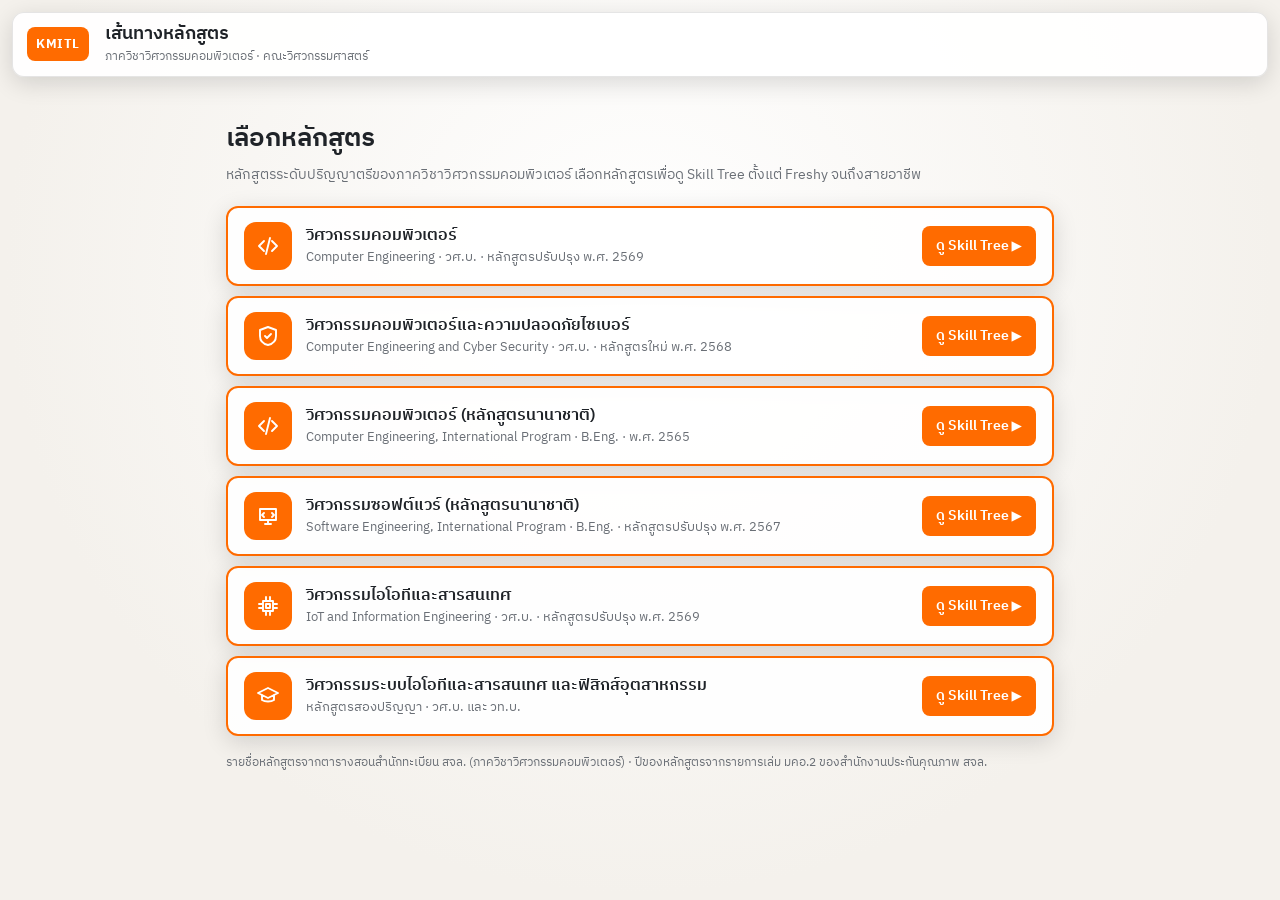
<file: programs.html>
<!doctype html>
<html lang="th">
<head>
  <meta charset="utf-8" />
  <meta name="viewport" content="width=device-width, initial-scale=1" />
  <title>เส้นทางหลักสูตร | KMITL 3D</title>
  <link rel="preconnect" href="https://fonts.googleapis.com" />
  <link href="https://fonts.googleapis.com/css2?family=IBM+Plex+Sans+Thai:wght@400;500;600;700&display=swap" rel="stylesheet" />
  <link rel="stylesheet" href="css/programs.css?v=20261026a" />
</head>
<body>
  <header class="hdr">
    <a class="logo" href="index.html" title="กลับไปแผนที่">KMITL</a>
    <div class="ttl"><b>เส้นทางหลักสูตร</b><span>ภาควิชาวิศวกรรมคอมพิวเตอร์ · คณะวิศวกรรมศาสตร์</span></div>
  </header>

  <main class="wrap">
    <h1>เลือกหลักสูตร</h1>
    <p class="lead">หลักสูตรระดับปริญญาตรีของภาควิชาวิศวกรรมคอมพิวเตอร์ เลือกหลักสูตรเพื่อดู Skill Tree ตั้งแต่ Freshy จนถึงสายอาชีพ</p>

    <!-- programmes the registrar's timetable lists under the department; each opens its tree in data/skilltree/ -->
    <ul class="cards">
      <li>
        <a class="card on" href="skilltree.html?p=cpe-2569">
          <span class="ic"><svg width="24" height="24" aria-hidden="true"><path d="M8 7l-5 5 5 5M16 7l5 5-5 5M14 4l-4 16" /></svg></span>
          <span class="tx"><b>วิศวกรรมคอมพิวเตอร์</b><i>Computer Engineering · วศ.บ. · หลักสูตรปรับปรุง พ.ศ. 2569</i></span>
          <span class="go">ดู Skill Tree ▶</span>
        </a>
      </li>
      <li>
        <a class="card on" href="skilltree.html?p=cce-2568">
          <span class="ic"><svg width="24" height="24" aria-hidden="true"><path d="M12 3l8 3v6c0 5-3.5 8-8 9-4.5-1-8-4-8-9V6zM9 12l2 2 4-4" /></svg></span>
          <span class="tx"><b>วิศวกรรมคอมพิวเตอร์และความปลอดภัยไซเบอร์</b><i>Computer Engineering and Cyber Security · วศ.บ. · หลักสูตรใหม่ พ.ศ. 2568</i></span>
          <span class="go">ดู Skill Tree ▶</span>
        </a>
      </li>
      <li>
        <a class="card on" href="skilltree.html?p=cpe-intl-2565">
          <span class="ic"><svg width="24" height="24" aria-hidden="true"><path d="M8 7l-5 5 5 5M16 7l5 5-5 5M14 4l-4 16" /></svg></span>
          <span class="tx"><b>วิศวกรรมคอมพิวเตอร์ (หลักสูตรนานาชาติ)</b><i>Computer Engineering, International Program · B.Eng. · พ.ศ. 2565</i></span>
          <span class="go">ดู Skill Tree ▶</span>
        </a>
      </li>
      <li>
        <a class="card on" href="skilltree.html?p=se-intl-2567">
          <span class="ic"><svg width="24" height="24" aria-hidden="true"><path d="M4 5h16v11H4zM9 20h6M12 16v4M8 9l-2 2 2 2M16 9l2 2-2 2" /></svg></span>
          <span class="tx"><b>วิศวกรรมซอฟต์แวร์ (หลักสูตรนานาชาติ)</b><i>Software Engineering, International Program · B.Eng. · หลักสูตรปรับปรุง พ.ศ. 2567</i></span>
          <span class="go">ดู Skill Tree ▶</span>
        </a>
      </li>
      <li>
        <a class="card on" href="skilltree.html?p=iot-2569">
          <span class="ic"><svg width="24" height="24" aria-hidden="true"><path d="M7 7h10v10H7zM10 10h4v4h-4zM10 3v4M14 3v4M10 17v4M14 17v4M3 10h4M3 14h4M17 10h4M17 14h4" /></svg></span>
          <span class="tx"><b>วิศวกรรมไอโอทีและสารสนเทศ</b><i>IoT and Information Engineering · วศ.บ. · หลักสูตรปรับปรุง พ.ศ. 2569</i></span>
          <span class="go">ดู Skill Tree ▶</span>
        </a>
      </li>
      <li>
        <a class="card on" href="skilltree.html?p=iot-phys">
          <span class="ic"><svg width="24" height="24" aria-hidden="true"><path d="M2 9l10-5 10 5-10 5zM6 11v5c3 2 9 2 12 0v-5" /></svg></span>
          <span class="tx"><b>วิศวกรรมระบบไอโอทีและสารสนเทศ และฟิสิกส์อุตสาหกรรม</b><i>หลักสูตรสองปริญญา · วศ.บ. และ วท.บ.</i></span>
          <span class="go">ดู Skill Tree ▶</span>
        </a>
      </li>
    </ul>
    <p class="src">รายชื่อหลักสูตรจากตารางสอนสำนักทะเบียน สจล. (ภาควิชาวิศวกรรมคอมพิวเตอร์) · ปีของหลักสูตรจากรายการเล่ม มคอ.2 ของสำนักงานประกันคุณภาพ สจล.</p>
  </main>
</body>
</html>
</file>
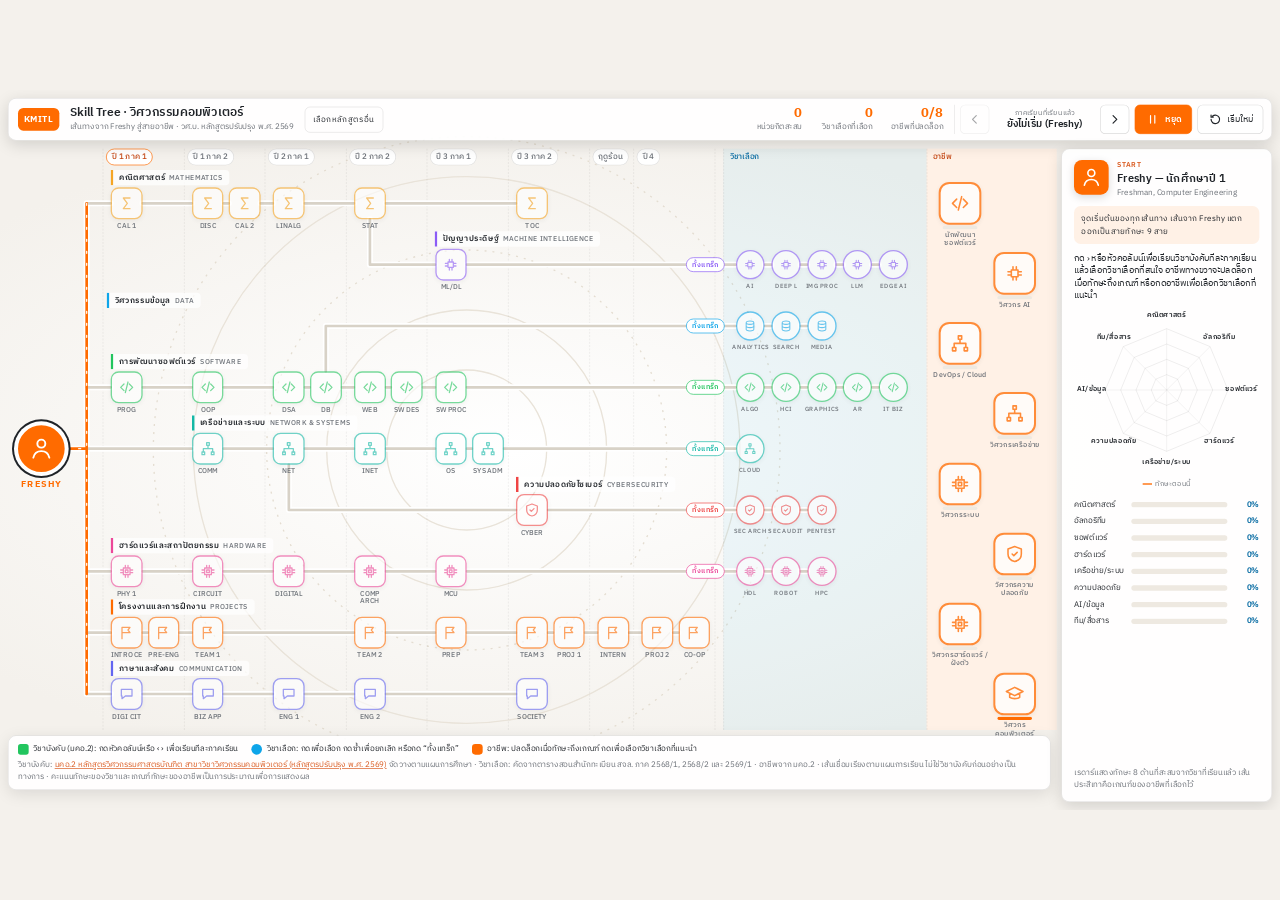
<file: skilltree.html>
<!doctype html>
<html lang="th">
<head>
  <meta charset="utf-8" />
  <meta name="viewport" content="width=device-width, initial-scale=1" />
  <title>Skill Tree | KMITL 3D</title>
  <link rel="preconnect" href="https://fonts.googleapis.com" />
  <link href="https://fonts.googleapis.com/css2?family=IBM+Plex+Sans+Thai:wght@400;500;600;700&display=swap" rel="stylesheet" />
  <link rel="stylesheet" href="css/skilltree.css?v=20261027a" />
</head>
<body>
  <div id="fit">
    <main id="stage">
      <svg class="gear" width="1590" height="1080" aria-hidden="true">
        <circle cx="700" cy="540" r="210" /><circle class="d" cx="700" cy="540" r="300" /><circle cx="700" cy="540" r="410" />
        <circle class="d" cx="700" cy="540" r="470" /><circle cx="700" cy="540" r="120" />
      </svg>
      <div id="bands"></div>
      <div id="rowlabels"></div>
      <svg class="edges" width="1590" height="1080" aria-hidden="true">
        <path class="e-sh" id="e-all" /><path class="e-off" id="e-off" /><path class="e-onb" id="e-onb" /><path class="e-on" id="e-on" />
      </svg>
      <div id="nodes"></div>

      <header class="hdr">
        <a class="logo" href="index.html" title="กลับไปแผนที่">KMITL</a>
        <div class="ttl"><b id="h-th">Skill Tree</b><span id="h-sub"></span></div>
        <a class="nav" href="programs.html">เลือกหลักสูตรอื่น</a>
        <div class="sp"></div>
        <div class="stat"><b id="st-credits"></b>หน่วยกิตสะสม</div>
        <div class="stat"><b id="st-elec"></b>วิชาเลือกที่เลือก</div>
        <div class="stat"><b id="st-car"></b>อาชีพที่ปลดล็อก</div>
        <div class="ctl">
          <button id="prev" class="btn sq" aria-label="ย้อนกลับหนึ่งภาคเรียน"><svg width="24" height="24" aria-hidden="true"><path d="M15 5l-7 7 7 7" /></svg></button>
          <div class="term"><span>ภาคเรียนที่เรียนแล้ว</span><b id="term-lbl"></b></div>
          <button id="next" class="btn sq" aria-label="เรียนภาคเรียนถัดไป"><svg width="24" height="24" aria-hidden="true"><path d="M9 5l7 7-7 7" /></svg></button>
          <button id="play" class="btn pri"><svg width="24" height="24" aria-hidden="true"><path id="play-ico" /></svg><span id="play-lbl"></span></button>
          <button id="reset" class="btn"><svg width="24" height="24" aria-hidden="true"><path d="M4 12a8 8 0 1 0 3-6.2M4 4v4h4" /></svg>เริ่มใหม่</button>
        </div>
      </header>

      <footer class="ft">
        <div class="lg">
          <span><i class="sw"></i>วิชาบังคับ (มคอ.2): กดหัวคอลัมน์หรือ ‹ › เพื่อเรียนทีละภาคเรียน</span>
          <span><i class="sw el"></i>วิชาเลือก: กดเพื่อเลือก กดซ้ำเพื่อยกเลิก หรือกด “ทั้งแทร็ก”</span>
          <span><i class="sw ca"></i>อาชีพ: ปลดล็อกเมื่อทักษะถึงเกณฑ์ กดเพื่อเลือกวิชาเลือกที่แนะนำ</span>
        </div>
        <div class="src" id="src"></div>
      </footer>

      <aside class="pn" aria-live="polite">
        <div class="ph">
          <div class="pic" id="p-pic"><svg width="24" height="24" aria-hidden="true"><path id="p-ico" /></svg></div>
          <div class="pt"><span class="code" id="p-code"></span><b id="p-th"></b><span id="p-en"></span></div>
        </div>
        <div class="meta" id="p-meta"></div>
        <div class="status" id="p-status"></div>
        <div class="rq" id="p-req"></div>
        <div class="rw">
          <svg class="radar" width="276" height="240" aria-hidden="true">
            <path class="r-grid" id="r-grid" /><path class="r-ax" id="r-ax" />
            <polygon class="r-tg" id="r-tg" /><polygon class="r-cur" id="r-cur" /><polygon class="r-alt" id="r-alt" />
          </svg>
          <div id="r-labels"></div>
        </div>
        <div class="rk"><span><i></i><em id="k-cur"></em></span><span><i class="a"></i><em id="k-alt"></em></span><span><i class="t"></i><em id="k-tg"></em></span></div>
        <div class="bars" id="bars"></div>
        <div class="hint" id="p-hint"></div>
      </aside>
    </main>
  </div>
  <script type="module" src="js/skilltree.js?v=20261027a"></script>
</body>
</html>
</file>
<file: css/programs.css>
/* Programme picker for the department's bachelor programmes; only the ones with a skill tree are links. */
:root {
  --bg: #f4f1ec;
  --panel: rgba(255, 255, 255, 0.92);
  --text: #1f2328;
  --muted: #6a6f76;
  --line: rgba(0, 0, 0, 0.1);
  --accent: #ff6b00;
  --accent-soft: #fff1e6;
  --shadow: 0 6px 24px rgba(0, 0, 0, 0.14);
}
* { box-sizing: border-box; }
html, body { margin: 0; min-height: 100%; color: var(--text); font-family: "IBM Plex Sans Thai", system-ui, sans-serif; font-size: 14px; }
body { background: radial-gradient(ellipse at 50% 30%, #ffffff 0%, var(--bg) 70%) fixed, var(--bg); }

.hdr { position: sticky; top: 12px; z-index: 1; margin: 12px; padding: 10px 14px; display: flex; align-items: center; gap: 16px;
  background: var(--panel); border: 1px solid var(--line); border-radius: 12px; box-shadow: var(--shadow); }
.logo { background: var(--accent); color: #fff; font-weight: 700; letter-spacing: 0.5px; padding: 6px 9px; border-radius: 8px; font-size: 13px; text-decoration: none; }
.ttl { display: flex; flex-direction: column; gap: 1px; min-width: 0; }
.ttl b { font-size: 18px; font-weight: 600; line-height: 1.25; }
.ttl span { font-size: 12px; color: var(--muted); }

.wrap { max-width: 860px; margin: 0 auto; padding: 20px 16px 40px; }
h1 { font-size: 26px; font-weight: 600; margin: 8px 0 4px; }
.lead { color: var(--muted); margin: 0 0 20px; line-height: 1.6; }
.cards { list-style: none; margin: 0; padding: 0; display: flex; flex-direction: column; gap: 10px; }
.card { display: flex; align-items: center; gap: 14px; padding: 14px 16px; border-radius: 12px; text-decoration: none; color: var(--text);
  background: var(--panel); border: 1px solid var(--line); }
.card .ic { flex: none; width: 48px; height: 48px; border-radius: 12px; display: flex; align-items: center; justify-content: center; background: #eee9e1; color: var(--muted); }
.card .ic path { fill: none; stroke: currentColor; stroke-width: 1.9; stroke-linecap: round; stroke-linejoin: round; }
.card .tx { flex: 1; min-width: 0; display: flex; flex-direction: column; gap: 2px; }
.card b { font-size: 16px; font-weight: 600; line-height: 1.35; }
.card i { font-style: normal; font-size: 12.5px; color: var(--muted); line-height: 1.4; }
.card .go { flex: none; padding: 9px 14px; border-radius: 8px; background: var(--accent); color: #fff; font-weight: 600; font-size: 13.5px; white-space: nowrap; }
.card .soon { flex: none; padding: 4px 10px; border-radius: 999px; background: #eee9e1; color: var(--muted); font-size: 12px; white-space: nowrap; }

.card.on { border: 2px solid var(--accent); box-shadow: var(--shadow); transition: transform 0.15s, box-shadow 0.15s; }
.card.on .ic { background: var(--accent); color: #fff; }
.card.on:hover { transform: translateY(-2px); background: #fff; box-shadow: 0 10px 28px rgba(255, 107, 0, 0.22); }
.card.on:focus-visible { outline: 3px solid #0ea5e9; outline-offset: 2px; }
.card[aria-disabled="true"] { opacity: 0.55; cursor: not-allowed; }

.src { margin-top: 18px; font-size: 11.5px; color: var(--muted); line-height: 1.5; }

@media (max-width: 560px) {
  .card { flex-wrap: wrap; }
  .card .go, .card .soon { margin-left: 62px; }
}
@media (prefers-reduced-motion: reduce) { .card.on { transition: none; } .card.on:hover { transform: none; } }
</file>
<file: css/skilltree.css>
/* CE Skill Tree: a fixed 1920×1080 stage scaled to the window (js/skilltree.js sets the scale). */
* { box-sizing: border-box; }
html, body { margin: 0; height: 100%; background: #f4f1ec; color: #1f2328; font-family: "IBM Plex Sans Thai", system-ui, sans-serif; font-size: 14px; }
body { overflow: hidden; }
body.tall { overflow-y: auto; }
a { color: #d9561a; } a:hover { color: #ff6b00; }
#fit { position: relative; width: 100%; height: 100%; }
#stage { position: absolute; left: 0; top: 0; width: 1920px; height: 1080px; overflow: hidden; transform-origin: 0 0;
  background: radial-gradient(ellipse at 40% 50%, #ffffff 0%, #f4f1ec 65%); }
.gear { position: absolute; left: 0; top: 0; pointer-events: none; }
.gear circle { fill: none; stroke: #e9e3d9; stroke-width: 2; }
.gear .d { stroke-dasharray: 3 9; stroke: #e4ddd1; }

.hdr { position: absolute; left: 12px; top: 12px; width: 1896px; height: 64px; padding: 0 12px 0 14px; display: flex; align-items: center; gap: 16px;
  background: rgba(255, 255, 255, 0.92); border: 1px solid rgba(0, 0, 0, 0.1); border-radius: 12px; box-shadow: 0 6px 24px rgba(0, 0, 0, 0.14); }
.logo { background: #ff6b00; color: #fff !important; font-weight: 700; letter-spacing: 0.5px; padding: 6px 9px; border-radius: 8px; font-size: 13px; text-decoration: none; }
.ttl { display: flex; flex-direction: column; gap: 1px; }
.ttl b { font-size: 18px; font-weight: 600; line-height: 1.25; }
.ttl span { font-size: 12px; color: #6a6f76; }
.nav { padding: 8px 12px; border-radius: 8px; border: 1px solid rgba(0, 0, 0, 0.12); color: #1f2328; text-decoration: none; font-size: 12.5px; white-space: nowrap; }
.nav:hover { border-color: #ff6b00; background: #fff1e6; color: #1f2328; }
.sp { flex: 1; }
.stat { display: flex; flex-direction: column; align-items: flex-end; font-size: 11.5px; color: #6a6f76; min-width: 90px; }
.stat b { font-size: 20px; color: #ff6b00; font-weight: 700; line-height: 1.1; }
.ctl { display: flex; align-items: center; gap: 8px; padding-left: 8px; border-left: 1px solid rgba(0, 0, 0, 0.1); }
.lbl { font-size: 12.5px; color: #6a6f76; }
.goal { height: 44px; min-width: 250px; border-radius: 8px; border: 1px solid rgba(0, 0, 0, 0.14); background: #fff; color: #1f2328; font: inherit; font-size: 13.5px; padding: 0 10px; }
.btn { height: 44px; border-radius: 8px; border: 1px solid rgba(0, 0, 0, 0.14); background: #fff; color: #1f2328; font: inherit; font-size: 13.5px; padding: 0 14px; display: flex; align-items: center; gap: 6px; cursor: pointer; }
.btn:hover { border-color: #ff6b00; background: #fff1e6; }
.btn.pri { background: #ff6b00; color: #fff; border-color: #ff6b00; font-weight: 600; }
.btn.pri:hover { background: #e85f00; }
.btn svg { transform: scale(0.8); }
.btn svg path { fill: none; stroke: currentColor; stroke-width: 2.2; stroke-linecap: round; stroke-linejoin: round; }

.band { position: absolute; top: 88px; height: 872px; border-left: 1px dashed rgba(0, 0, 0, 0.09); }
.band span { position: absolute; left: 8px; top: 2px; font-size: 12px; font-weight: 500; color: #6a6f76; white-space: nowrap; }
.band.el { background: rgba(14, 165, 233, 0.06); }
.band.el span { color: #0369a1; }
.band.ca { background: #fff1e6; }
.band.ca span { color: #c2410c; }
.rl { position: absolute; font-size: 12.5px; font-weight: 600; white-space: nowrap; padding: 1px 10px 1px 8px; border-left: 4px solid var(--c); background: rgba(255, 255, 255, 0.75); border-radius: 0 6px 6px 0; }
.rl i { font-style: normal; font-size: 10px; font-weight: 500; color: #6a6f76; margin-left: 6px; letter-spacing: 1px; }

.edges { position: absolute; left: 0; top: 0; pointer-events: none; }
.edges path { fill: none; stroke-linecap: round; stroke-linejoin: round; }
.e-sh { stroke: #fff; stroke-width: 9; }
.e-off { stroke: #d8d2c7; stroke-width: 4; }
.e-onb { stroke: #ff6b00; stroke-width: 4; }
.e-on { stroke: #fff3e6; stroke-width: 2; stroke-dasharray: 3 15; animation: flow 1.1s linear infinite; }
@keyframes flow { to { stroke-dashoffset: -36; } }

.nd { position: absolute; padding: 0; margin: 0; border: 0; background: none; cursor: pointer; color: #1f2328; font: inherit; }
.nd .fr { position: absolute; inset: 0; border-radius: 12px; border: 2px solid var(--c); background: #fff; box-shadow: 0 2px 6px rgba(0, 0, 0, 0.08);
  display: flex; align-items: center; justify-content: center; color: var(--c); transition: background 0.3s, color 0.3s; }
.nd.elec .fr { border-radius: 50%; }
.nd.career .fr { border-radius: 16px; border-width: 3px; }
.nd.start .fr { border-radius: 50%; border: 3px solid #fff; background: #ff6b00; color: #fff; box-shadow: 0 0 0 3px #ff6b00, 0 8px 20px rgba(255, 107, 0, 0.35); }
.ico path { fill: none; stroke: currentColor; stroke-width: 1.9; stroke-linecap: round; stroke-linejoin: round; }
.nd.elec .ico { transform: scale(0.82); }
.nd.career .ico { transform: scale(1.25); }
.nd.start .ico { transform: scale(1.5); }
.nd.on .fr { background: var(--c); color: #fff; box-shadow: 0 4px 12px rgba(0, 0, 0, 0.18); animation: unlock 0.75s cubic-bezier(0.2, 1.6, 0.4, 1); }
.nd .burst { position: absolute; inset: -4px; border-radius: 50%; border: 3px solid var(--c); opacity: 0; }
.nd.on .burst { animation: ring 0.9s ease-out; }
.nd.todo .fr { opacity: 0.6; }
.nd.sel .fr { box-shadow: 0 0 0 3px #fff, 0 0 0 6px #1f2328; }
.nd.dim { opacity: 0.35; }
.nd:focus-visible { outline: none; }
.nd:focus-visible .fr { box-shadow: 0 0 0 3px #fff, 0 0 0 6px #0ea5e9; }
.nd .ab { position: absolute; left: 50%; top: 100%; margin-top: 5px; transform: translateX(-50%); font-size: 10px; font-weight: 600; letter-spacing: 0.4px; white-space: nowrap; line-height: 1.15; text-align: center; }
.nd.todo .ab { color: #6a6f76; font-weight: 500; }
.nd.career .ab { white-space: normal; width: 88px; font-size: 11px; letter-spacing: 0; }
.nd.core .ab { white-space: normal; width: 50px; }
.nd.elec .ab { white-space: normal; width: 54px; font-size: 9.5px; letter-spacing: 0.2px; }
.nd.start .ab { font-size: 13px; font-weight: 700; color: #ff6b00; letter-spacing: 2px; margin-top: 9px; }
@keyframes unlock { 0% { transform: scale(0.55); filter: brightness(1.6); } 55% { transform: scale(1.18); } 100% { transform: scale(1); filter: none; } }
@keyframes ring { 0% { transform: scale(0.7); opacity: 0.9; } 100% { transform: scale(2.1); opacity: 0; } }

.ft { position: absolute; left: 12px; top: 968px; width: 1564px; padding: 10px 14px; display: flex; flex-direction: column; gap: 6px;
  background: rgba(255, 255, 255, 0.92); border: 1px solid rgba(0, 0, 0, 0.1); border-radius: 12px; box-shadow: 0 6px 24px rgba(0, 0, 0, 0.1); }
.lg { display: flex; gap: 20px; align-items: center; font-size: 12px; }
.lg span { display: flex; align-items: center; gap: 7px; }
.sw { width: 16px; height: 16px; border-radius: 4px; background: #22c55e; }
.sw.el { border-radius: 50%; background: #0ea5e9; }
.sw.ca { border-radius: 5px; background: #ff6b00; }
.sw.dm { background: #ff6b00; opacity: 0.35; }
.src { font-size: 11.5px; color: #6a6f76; line-height: 1.5; }

.pn { position: absolute; left: 1592px; top: 88px; width: 316px; height: 980px; padding: 16px 18px; display: flex; flex-direction: column; gap: 12px;
  background: rgba(255, 255, 255, 0.92); border: 1px solid rgba(0, 0, 0, 0.1); border-radius: 12px; box-shadow: 0 6px 24px rgba(0, 0, 0, 0.14); }
.ph { display: flex; gap: 12px; align-items: flex-start; }
.pic { width: 52px; height: 52px; flex: none; border-radius: 12px; display: flex; align-items: center; justify-content: center; color: #fff; background: var(--c); box-shadow: 0 4px 12px rgba(0, 0, 0, 0.15); }
.pic svg { transform: scale(1.3); }
.pic path { fill: none; stroke: currentColor; stroke-width: 1.9; stroke-linecap: round; stroke-linejoin: round; }
.pt { display: flex; flex-direction: column; gap: 2px; min-width: 0; }
.pt b { font-size: 17px; font-weight: 600; line-height: 1.3; }
.pt span { font-size: 12px; color: #6a6f76; line-height: 1.35; }
.pt .code { font-size: 11px; font-weight: 600; letter-spacing: 1px; color: #d9561a; }
.meta { font-size: 12.5px; line-height: 1.55; padding: 9px 11px; background: #fff1e6; border-radius: 10px; }
.status { font-size: 13px; line-height: 1.45; }
.rq { display: flex; flex-direction: column; gap: 4px; font-size: 12.5px; line-height: 1.4; }
.rq:empty { display: none; }
.rw { position: relative; width: 276px; height: 240px; align-self: center; }
.radar { position: absolute; left: 0; top: 0; }
.r-grid { fill: none; stroke: rgba(0, 0, 0, 0.1); }
.r-ax { fill: none; stroke: rgba(0, 0, 0, 0.08); }
.r-cur { fill: rgba(255, 107, 0, 0.28); stroke: #ff6b00; stroke-width: 2; stroke-linejoin: round; }
.r-alt { fill: rgba(14, 165, 233, 0.12); stroke: #0ea5e9; stroke-width: 1.8; stroke-dasharray: 5 3; stroke-linejoin: round; }
.r-tg { fill: none; stroke: #6a6f76; stroke-width: 1.3; stroke-dasharray: 4 3; stroke-linejoin: round; }
.rlab { position: absolute; width: 84px; margin-left: -42px; margin-top: -8px; text-align: center; font-size: 11px; font-weight: 600; line-height: 1.1; }
.rk { display: flex; gap: 12px; justify-content: center; font-size: 11px; color: #6a6f76; }
.rk span { display: flex; align-items: center; gap: 5px; }
.rk em { font-style: normal; }
.rk i { display: inline-block; width: 14px; height: 0; border-top: 2px solid #ff6b00; }
.rk i.a { border-top: 2px dashed #0ea5e9; }
.rk i.t { border-top: 2px dashed #6a6f76; }
.bars { display: flex; flex-direction: column; gap: 6px; }
.bar { display: grid; grid-template-columns: 78px 1fr 40px; gap: 8px; align-items: center; font-size: 12px; }
.bl { white-space: nowrap; }
.bt { position: relative; height: 8px; background: #eee9e1; border-radius: 4px; }
.bc, .ba { position: absolute; top: 0; height: 8px; border-radius: 4px; }
.bc { left: 0; background: #ff6b00; }
.ba { background: #0ea5e9; }
.bg { position: absolute; top: -3px; width: 2px; height: 14px; background: #1f2328; transition: left 0.5s ease; }
.bv { color: #0369a1; font-weight: 600; text-align: right; }
.hint { font-size: 11.5px; color: #6a6f76; line-height: 1.55; margin-top: auto; }

@media (prefers-reduced-motion: reduce) {
  .e-on, .nd.on .fr, .nd.on .burst { animation: none; }
}

/* interactive tree: term headers take a term, chips take a whole elective track, careers show readiness */
.band .tb { position: absolute; left: 4px; top: 0; max-width: calc(100% - 8px); padding: 2px 8px; border-radius: 999px; border: 1px solid rgba(0, 0, 0, 0.12);
  background: #fff; color: #6a6f76; font: inherit; font-size: 11.5px; font-weight: 500; white-space: nowrap; overflow: hidden; text-overflow: ellipsis; cursor: pointer; }
.band .tb:hover { border-color: #ff6b00; color: #c2410c; }
.band .tb.done { background: #ff6b00; border-color: #ff6b00; color: #fff; }
.band .tb.next { border-color: #ff6b00; color: #c2410c; animation: nudge 1.6s ease-in-out infinite; }
.band .tb.sel { box-shadow: 0 0 0 2px #fff, 0 0 0 4px #1f2328; }
@keyframes nudge { 50% { box-shadow: 0 0 0 4px rgba(255, 107, 0, 0.18); } }
.chip { position: absolute; z-index: 1; height: 22px; padding: 0 8px; border-radius: 999px; border: 1.5px solid var(--c); background: #fff; color: var(--c);
  font: inherit; font-size: 10.5px; font-weight: 600; white-space: nowrap; cursor: pointer; }
.chip:hover { background: #fff1e6; }
.chip.on { background: var(--c); color: #fff; }
.nd .pg { position: absolute; left: 6px; right: 6px; bottom: -7px; height: 5px; border-radius: 3px; background: #eee9e1; overflow: hidden; }
.nd .pg i { display: block; height: 100%; background: #ff6b00; transition: width 0.4s ease; }
.nd.career .ab { margin-top: 9px; }
.nd.career.on .pg { display: none; }
.nd.career.todo .fr { opacity: 0.75; background: #fff; color: var(--c); }
.nd.goal .fr { box-shadow: 0 0 0 3px #fff, 0 0 0 6px #ff6b00; }
.btn.sq { width: 44px; padding: 0; justify-content: center; }
.btn:disabled { opacity: 0.4; cursor: default; background: #fff; border-color: rgba(0, 0, 0, 0.14); }
.term { display: flex; flex-direction: column; align-items: center; min-width: 150px; font-size: 11px; color: #6a6f76; line-height: 1.2; }
.term b { font-size: 15px; color: #1f2328; font-weight: 600; }
@media (prefers-reduced-motion: reduce) { .band .tb.next { animation: none; } }
</file>
